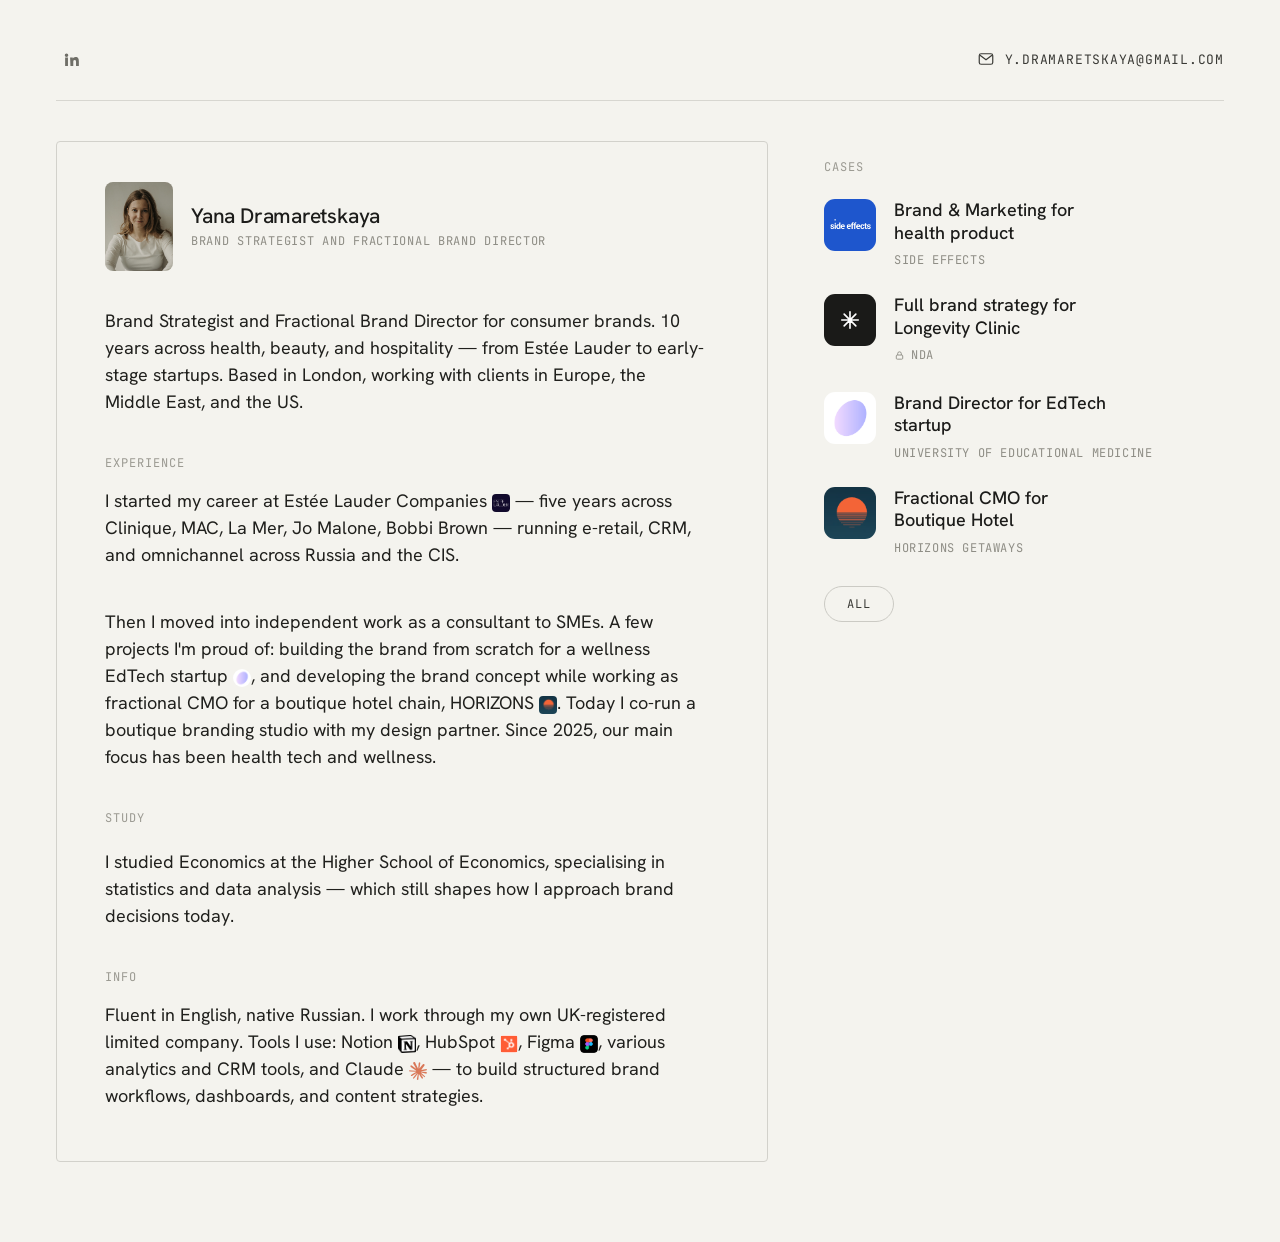
<file: index.html>
<!DOCTYPE html>
<html lang="en">
<head>
<meta charset="utf-8">
<meta name="viewport" content="width=device-width, initial-scale=1">
<title>Yana Dramaretskaya — Brand Strategist</title>
<link rel="preconnect" href="https://fonts.googleapis.com">
<link rel="preconnect" href="https://fonts.gstatic.com" crossorigin>
<link href="https://fonts.googleapis.com/css2?family=Hanken+Grotesk:wght@400;500;600&family=JetBrains+Mono:wght@400;500&display=swap" rel="stylesheet">
<style>
  * { box-sizing: border-box; }
  html, body { margin: 0; padding: 0; }
  body { background: #f4f3ee; }
  ::selection { background: #e3e1d8; }
  img { max-width: 100%; }

  /* Tablet & mobile: one column, tighter spacing */
  @media (max-width: 900px) {
    .page { padding: 24px 20px 56px !important; }
    .divider { margin-top: 18px !important; }
    .grid { grid-template-columns: 1fr !important; gap: 44px !important; margin-top: 24px !important; }
    .bio { padding: 28px 22px 32px !important; }
    .bio p { font-size: 16px !important; margin-bottom: 30px !important; max-width: none !important; }
    .bio p:last-of-type { margin-bottom: 0 !important; }
    .cases { padding-top: 0 !important; }
  }

  /* Small phones */
  @media (max-width: 420px) {
    .page { padding: 20px 16px 48px !important; }
    .email { font-size: 11px !important; letter-spacing: 0.03em !important; gap: 8px !important; }
    .bio { padding: 24px 18px 28px !important; }
  }
</style>
</head>
<body>
<div class="page" style="min-height: 100vh; background: #f4f3ee; font-family: 'Hanken Grotesk', sans-serif; color: #1c1c1a; -webkit-font-smoothing: antialiased; padding: 44px 56px 80px;">

  <!-- Top bar -->
  <header class="topbar" style="display: flex; align-items: center; justify-content: space-between; max-width: 1360px; margin: 0 auto;">
    <div style="display: flex; align-items: center; gap: 14px;">
      <a href="https://www.linkedin.com/in/yanina-dramaretskaya/" target="_blank" rel="noopener" style="display: inline-flex; align-items: center; justify-content: center; width: 30px; height: 30px; border-radius: 7px; color: #6f6e67; text-decoration: none;" aria-label="LinkedIn">
        <svg width="17" height="17" viewBox="0 0 24 24" fill="currentColor"><path d="M4.98 3.5a2.5 2.5 0 1 1 0 5 2.5 2.5 0 0 1 0-5zM3 9h4v12H3zM10 9h3.8v1.64h.05c.53-1 1.83-2.05 3.77-2.05 4.03 0 4.78 2.65 4.78 6.1V21h-4v-5.4c0-1.29-.02-2.95-1.8-2.95-1.8 0-2.08 1.4-2.08 2.85V21h-4z"></path></svg>
      </a>
    </div>
    <a class="email" href="mailto:Y.DRAMARETSKAYA@GMAIL.COM" style="display: inline-flex; align-items: center; gap: 10px; font-family: 'JetBrains Mono', monospace; font-size: 13px; letter-spacing: 0.06em; color: #3a3a36; text-decoration: none;">
      <svg width="18" height="18" viewBox="0 0 24 24" fill="none" stroke="currentColor" stroke-width="1.6"><rect x="3" y="5" width="18" height="14" rx="2.5"></rect><path d="M4 7l8 6 8-6"></path></svg>
      Y.DRAMARETSKAYA@GMAIL.COM
    </a>
  </header>

  <div class="divider" style="max-width: 1360px; margin: 26px auto 0; height: 1px; background: #d7d6d0;"></div>

  <!-- Main grid -->
  <main class="grid" style="max-width: 1360px; margin: 40px auto 0; display: grid; grid-template-columns: minmax(0, 1.78fr) minmax(0, 1fr); gap: 56px; align-items: start;">

    <!-- Left: bio card -->
    <section class="bio" style="border: 1px solid #d2d1cb; border-radius: 4px; padding: 40px 48px 52px;">
      <div style="display: flex; align-items: center; gap: 18px; margin-bottom: 36px;">
        <img src="assets/images/yana.png" alt="Yana Dramaretskaya" style="width: 68px; height: 89px; border-radius: 8px; flex-shrink: 0; object-fit: cover;">
        <div>
          <div style="font-size: 21px; font-weight: 500; letter-spacing: -0.01em; line-height: 1.1;">Yana Dramaretskaya</div>
          <div style="font-family: 'JetBrains Mono', monospace; font-size: 12px; letter-spacing: 0.06em; color: #8e8d85; margin-top: 6px;">BRAND STRATEGIST AND FRACTIONAL BRAND DIRECTOR</div>
        </div>
      </div>

      <p style="font-size: 18px; line-height: 1.5; margin: 0 0 40px; max-width: 600px; color: #20201d;">Brand Strategist and Fractional Brand Director for consumer brands. 10 years across health, beauty, and hospitality — from Estée Lauder to early-stage startups. Based in London, working with clients in Europe, the Middle East, and the US.</p>

      <div style="font-family: 'JetBrains Mono', monospace; font-size: 12px; letter-spacing: 0.08em; color: #9b9a92; margin-bottom: 16px;">EXPERIENCE</div>
      <p style="font-size: 18px; line-height: 1.5; margin: 0 0 40px; max-width: 600px; color: #20201d;">I started my career at Estée Lauder Companies <img src="assets/images/estee-lauder.jpeg" alt="Estée Lauder" style="display: inline-block; width: 18px; height: 18px; border-radius: 4px; object-fit: cover; vertical-align: middle;"> — five years across Clinique, MAC, La Mer, Jo Malone, Bobbi Brown — running e-retail, CRM, and omnichannel across Russia and the CIS.</p>
      <p style="font-size: 18px; line-height: 1.5; margin: 0 0 40px; max-width: 600px; color: #20201d;">Then I moved into independent work as a consultant to SMEs. A few projects I'm proud of: building the brand from scratch for a wellness EdTech startup <img src="assets/images/edtech.png" alt="EdTech" style="display: inline-block; width: 18px; height: 18px; border-radius: 50%; object-fit: cover; vertical-align: middle;">, and developing the brand concept while working as fractional CMO for a boutique hotel chain, HORIZONS <img src="assets/images/horizons.png" alt="HORIZONS" style="display: inline-block; width: 18px; height: 18px; border-radius: 4px; object-fit: cover; vertical-align: middle;">. Today I co-run a boutique branding studio with my design partner. Since 2025, our main focus has been health tech and wellness.</p>

      <div style="font-family: 'JetBrains Mono', monospace; font-size: 12px; letter-spacing: 0.08em; color: #9b9a92; margin-bottom: 22px;">STUDY</div>
      <p style="font-size: 18px; line-height: 1.5; margin: 0 0 40px; max-width: 600px; color: #20201d;">I studied Economics at the Higher School of Economics, specialising in statistics and data analysis — which still shapes how I approach brand decisions today.</p>

      <div style="font-family: 'JetBrains Mono', monospace; font-size: 12px; letter-spacing: 0.08em; color: #9b9a92; margin-bottom: 16px;">INFO</div>
      <p style="font-size: 18px; line-height: 1.5; margin: 0; max-width: 600px; color: #20201d;">Fluent in English, native Russian. I work through my own UK-registered limited company. Tools I use: Notion <img src="assets/images/notion.png" alt="Notion" style="display: inline-block; width: 18px; height: 18px; object-fit: contain; vertical-align: middle;">, HubSpot <img src="assets/images/hubspot.png" alt="HubSpot" style="display: inline-block; width: 18px; height: 18px; border-radius: 4px; object-fit: contain; vertical-align: middle;">, Figma <img src="assets/images/figma.png" alt="Figma" style="display: inline-block; width: 18px; height: 18px; border-radius: 4px; object-fit: contain; vertical-align: middle;">, various analytics and CRM tools, and Claude <img src="assets/images/claude.png" alt="Claude" style="display: inline-block; width: 18px; height: 18px; object-fit: contain; vertical-align: middle;"> — to build structured brand workflows, dashboards, and content strategies.</p>
    </section>

    <!-- Right: cases -->
    <aside class="cases" style="padding-top: 18px;">
      <div style="font-family: 'JetBrains Mono', monospace; font-size: 12px; letter-spacing: 0.08em; color: #9b9a92; margin-bottom: 24px;">CASES</div>

      <a href="cases/side-effects.html" style="display: flex; gap: 18px; text-decoration: none; color: inherit; margin-bottom: 26px;">
        <img src="assets/images/side-effects.png" alt="Side Effects" style="width: 52px; height: 52px; border-radius: 11px; flex-shrink: 0; object-fit: cover;">
        <div>
          <div style="font-size: 18px; line-height: 1.25; font-weight: 500; max-width: 230px;">Brand &amp; Marketing for health product</div>
          <div style="font-family: 'JetBrains Mono', monospace; font-size: 12px; letter-spacing: 0.05em; color: #8e8d85; margin-top: 8px;">SIDE EFFECTS</div>
        </div>
      </a>

      <a href="#" style="display: flex; gap: 18px; text-decoration: none; color: inherit; margin-bottom: 26px;">
        <div style="width: 52px; height: 52px; border-radius: 11px; flex-shrink: 0; background: #1a1a18; display: flex; align-items: center; justify-content: center; color: #fff; font-size: 24px; line-height: 1;"><svg width="22" height="22" viewBox="0 0 24 24" fill="none" stroke="#fff" stroke-width="1.8" stroke-linecap="round" aria-hidden="true"><path d="M12 3v18M3 12h18M5.64 5.64l12.72 12.72M18.36 5.64L5.64 18.36"></path></svg></div>
        <div>
          <div style="font-size: 18px; line-height: 1.25; font-weight: 500; max-width: 230px;">Full brand strategy for Longevity Clinic</div>
          <div style="display: inline-flex; align-items: center; gap: 6px; font-family: 'JetBrains Mono', monospace; font-size: 12px; letter-spacing: 0.05em; color: #8e8d85; margin-top: 8px;"><svg width="11" height="11" viewBox="0 0 24 24" fill="none" stroke="currentColor" stroke-width="2"><rect x="5" y="11" width="14" height="9" rx="2"></rect><path d="M8 11V8a4 4 0 0 1 8 0v3"></path></svg>NDA</div>
        </div>
      </a>

      <a href="cases/university.html" style="display: flex; gap: 18px; text-decoration: none; color: inherit; margin-bottom: 26px;">
        <img src="assets/images/edtech.png" alt="EdTech" style="width: 52px; height: 52px; border-radius: 11px; flex-shrink: 0; object-fit: cover;">
        <div>
          <div style="font-size: 18px; line-height: 1.25; font-weight: 500; max-width: 230px;">Brand Director for EdTech startup</div>
          <div style="font-family: 'JetBrains Mono', monospace; font-size: 12px; letter-spacing: 0.05em; color: #8e8d85; margin-top: 8px;">UNIVERSITY OF EDUCATIONAL MEDICINE</div>
        </div>
      </a>

      <a href="cases/horizons.html" style="display: flex; gap: 18px; text-decoration: none; color: inherit; margin-bottom: 30px;">
        <img src="assets/images/horizons.png" alt="HORIZONS" style="width: 52px; height: 52px; border-radius: 11px; flex-shrink: 0; object-fit: cover;">
        <div>
          <div style="font-size: 18px; line-height: 1.25; font-weight: 500; max-width: 230px;">Fractional CMO for Boutique Hotel</div>
          <div style="font-family: 'JetBrains Mono', monospace; font-size: 12px; letter-spacing: 0.05em; color: #8e8d85; margin-top: 8px;">HORIZONS GETAWAYS</div>
        </div>
      </a>


      <a href="#" style="display: inline-flex; align-items: center; justify-content: center; padding: 9px 22px; border: 1px solid #cbcac4; border-radius: 999px; font-family: 'JetBrains Mono', monospace; font-size: 12px; letter-spacing: 0.08em; color: #3a3a36; text-decoration: none;">ALL</a>
    </aside>

  </main>
</div>
</body>
</html>
</file>
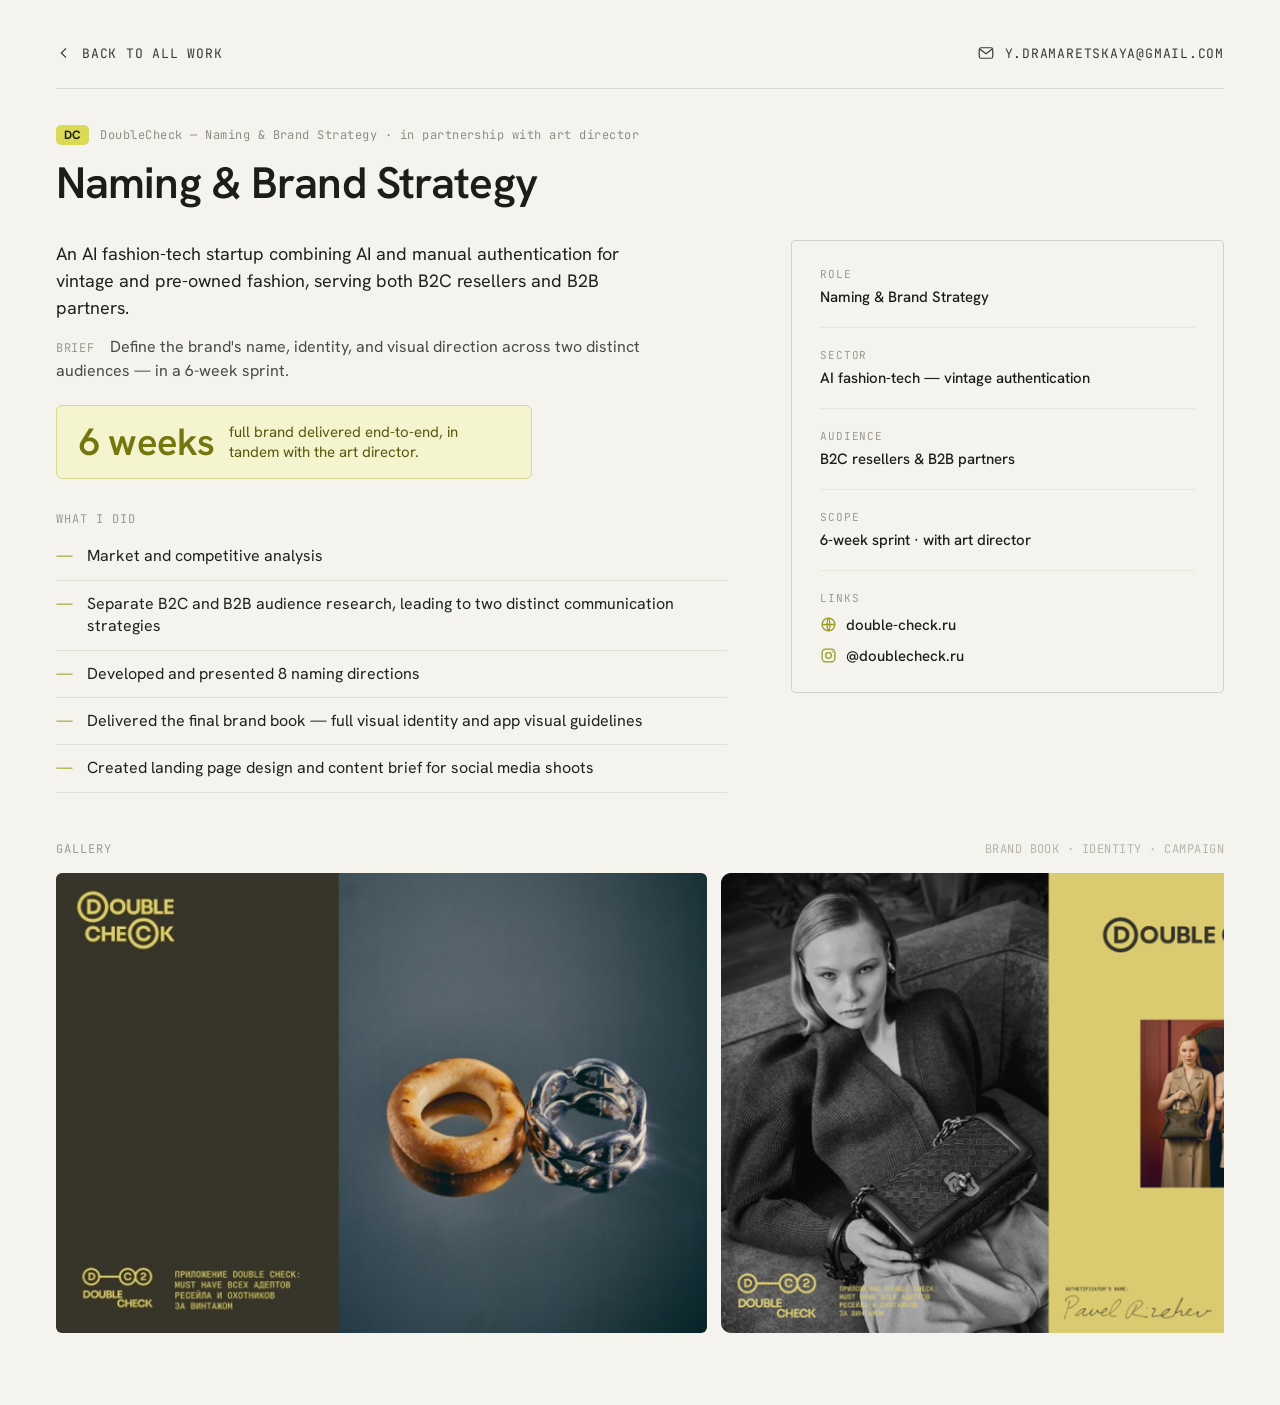
<file: cases/doublecheck.html>
<!DOCTYPE html>
<html lang="en">
<head>
<meta charset="utf-8">
<meta name="viewport" content="width=device-width, initial-scale=1">
<title>DoubleCheck — Naming &amp; Brand Strategy — Yana Dramaretskaya</title>
<link rel="preconnect" href="https://fonts.googleapis.com">
<link rel="preconnect" href="https://fonts.gstatic.com" crossorigin>
<link href="https://fonts.googleapis.com/css2?family=Hanken+Grotesk:wght@400;500;600;700&family=JetBrains+Mono:wght@400;500&display=swap" rel="stylesheet">
<style>
  * { box-sizing: border-box; }
  html, body { margin: 0; padding: 0; }
  body { background: #f4f3ee; }
  ::selection { background: #ecec9b; }
  img { max-width: 100%; }

  /* Tablet & mobile: one column, tighter spacing */
  @media (max-width: 900px) {
    body > div:first-child { padding: 24px 20px 56px !important; }
    header { flex-wrap: wrap; row-gap: 12px; column-gap: 16px; }
    h1 { font-size: 32px !important; line-height: 1.08 !important; }
    main { grid-template-columns: 1fr !important; gap: 36px !important; margin-top: 26px !important; }
    main aside { position: static !important; }
    main p { font-size: 16px !important; max-width: none !important; }
    section > div[style*="justify-content: space-between"] { flex-wrap: wrap; gap: 6px 16px; }
    [style*="grid-template-columns: repeat("] { grid-template-columns: repeat(2, 1fr) !important; gap: 10px !important; }
  }

  /* Small phones */
  @media (max-width: 420px) {
    body > div:first-child { padding: 20px 16px 48px !important; }
    header a { font-size: 11px !important; letter-spacing: 0.03em !important; gap: 7px !important; }
    h1 { font-size: 28px !important; }
  }
</style>
</head>
<body>
<div style="min-height: 100vh; background: #f4f3ee; font-family: 'Hanken Grotesk', sans-serif; color: #1c1c1a; -webkit-font-smoothing: antialiased; padding: 44px 56px 64px;">

  <!-- Top bar -->
  <header style="display: flex; align-items: center; justify-content: space-between; max-width: 1360px; margin: 0 auto;">
    <a href="../index.html" style="display: inline-flex; align-items: center; gap: 10px; font-family: 'JetBrains Mono', monospace; font-size: 13px; letter-spacing: 0.06em; color: #3a3a36; text-decoration: none;">
      <svg width="16" height="16" viewBox="0 0 24 24" fill="none" stroke="currentColor" stroke-width="1.8"><path d="M15 5l-7 7 7 7"></path></svg>
      BACK TO ALL WORK
    </a>
    <a href="mailto:Y.DRAMARETSKAYA@GMAIL.COM" style="display: inline-flex; align-items: center; gap: 10px; font-family: 'JetBrains Mono', monospace; font-size: 13px; letter-spacing: 0.06em; color: #3a3a36; text-decoration: none;">
      <svg width="18" height="18" viewBox="0 0 24 24" fill="none" stroke="currentColor" stroke-width="1.6"><rect x="3" y="5" width="18" height="14" rx="2.5"></rect><path d="M4 7l8 6 8-6"></path></svg>
      Y.DRAMARETSKAYA@GMAIL.COM
    </a>
  </header>

  <div style="max-width: 1360px; margin: 26px auto 0; height: 1px; background: #d7d6d0;"></div>

  <!-- Hero -->
  <section style="max-width: 1360px; margin: 36px auto 0;">
    <div style="display: flex; align-items: center; gap: 11px; font-family: 'JetBrains Mono', monospace; font-size: 12px; letter-spacing: 0.04em; color: #8e8d85; margin-bottom: 16px;">
      <span style="display: inline-flex; padding: 0 8px; height: 20px; border-radius: 5px; background: #d9da55; align-items: center; justify-content: center; color: #1c1c1a; font-family: 'Hanken Grotesk', sans-serif; font-weight: 700; font-size: 12px; letter-spacing: 0.02em;">DC</span>
      DoubleCheck — Naming &amp; Brand Strategy · in partnership with art director
    </div>
    <h1 style="font-size: 44px; line-height: 1.02; letter-spacing: -0.02em; font-weight: 600; margin: 0; max-width: 1100px;">Naming &amp; Brand Strategy</h1>
  </section>

  <!-- Body grid -->
  <main style="max-width: 1360px; margin: 34px auto 0; display: grid; grid-template-columns: minmax(0, 1.55fr) minmax(0, 1fr); gap: 64px; align-items: start;">

    <!-- Left: narrative -->
    <div>
      <p style="font-size: 18px; line-height: 1.5; margin: 0 0 14px; max-width: 600px; color: #20201d;">An AI fashion-tech startup combining AI and manual authentication for vintage and pre-owned fashion, serving both B2C resellers and B2B partners.</p>
      <p style="font-size: 16px; line-height: 1.5; margin: 0 0 22px; max-width: 600px; color: #4a4a44;"><span style="font-family: 'JetBrains Mono', monospace; font-size: 12px; letter-spacing: 0.06em; color: #9b9a92;">BRIEF&nbsp;&nbsp;</span>Define the brand's name, identity, and visual direction across two distinct audiences — in a 6-week sprint.</p>

      <div style="display: inline-flex; align-items: center; gap: 14px; margin: 0 0 32px; padding: 16px 22px; border: 1px solid #d8d893; background: #f4f4ce; border-radius: 6px;">
        <span style="font-size: 38px; font-weight: 600; letter-spacing: -0.02em; color: #75760f; line-height: 1;">6 weeks</span>
        <span style="font-size: 15px; line-height: 1.35; color: #57580d; max-width: 280px;">full brand delivered end-to-end, in tandem with the art director.</span>
      </div>

      <div style="font-family: 'JetBrains Mono', monospace; font-size: 12px; letter-spacing: 0.08em; color: #9b9a92; margin-bottom: 6px;">WHAT I DID</div>
      <ul style="list-style: none; margin: 0; padding: 0; display: flex; flex-direction: column;">
        <li style="display: flex; gap: 14px; align-items: baseline; padding: 12px 0; border-bottom: 1px solid #e0dfd8; font-size: 16px; line-height: 1.4; color: #20201d;"><span style="color: #9a9b1e;">—</span>Market and competitive analysis</li>
        <li style="display: flex; gap: 14px; align-items: baseline; padding: 12px 0; border-bottom: 1px solid #e0dfd8; font-size: 16px; line-height: 1.4; color: #20201d;"><span style="color: #9a9b1e;">—</span>Separate B2C and B2B audience research, leading to two distinct communication strategies</li>
        <li style="display: flex; gap: 14px; align-items: baseline; padding: 12px 0; border-bottom: 1px solid #e0dfd8; font-size: 16px; line-height: 1.4; color: #20201d;"><span style="color: #9a9b1e;">—</span>Developed and presented 8 naming directions</li>
        <li style="display: flex; gap: 14px; align-items: baseline; padding: 12px 0; border-bottom: 1px solid #e0dfd8; font-size: 16px; line-height: 1.4; color: #20201d;"><span style="color: #9a9b1e;">—</span>Delivered the final brand book — full visual identity and app visual guidelines</li>
        <li style="display: flex; gap: 14px; align-items: baseline; padding: 12px 0; border-bottom: 1px solid #e0dfd8; font-size: 16px; line-height: 1.4; color: #20201d;"><span style="color: #9a9b1e;">—</span>Created landing page design and content brief for social media shoots</li>
      </ul>
    </div>

    <!-- Right: meta -->
    <aside style="border: 1px solid #d2d1cb; border-radius: 4px; padding: 26px 28px; position: sticky; top: 44px;">
      <div style="display: flex; flex-direction: column; gap: 20px;">
        <div>
          <div style="font-family: 'JetBrains Mono', monospace; font-size: 11px; letter-spacing: 0.08em; color: #9b9a92; margin-bottom: 6px;">ROLE</div>
          <div style="font-size: 15px; font-weight: 500;">Naming &amp; Brand Strategy</div>
        </div>
        <div style="height: 1px; background: #e6e5de;"></div>
        <div>
          <div style="font-family: 'JetBrains Mono', monospace; font-size: 11px; letter-spacing: 0.08em; color: #9b9a92; margin-bottom: 6px;">SECTOR</div>
          <div style="font-size: 15px; font-weight: 500;">AI fashion-tech — vintage authentication</div>
        </div>
        <div style="height: 1px; background: #e6e5de;"></div>
        <div>
          <div style="font-family: 'JetBrains Mono', monospace; font-size: 11px; letter-spacing: 0.08em; color: #9b9a92; margin-bottom: 6px;">AUDIENCE</div>
          <div style="font-size: 15px; font-weight: 500;">B2C resellers &amp; B2B partners</div>
        </div>
        <div style="height: 1px; background: #e6e5de;"></div>
        <div>
          <div style="font-family: 'JetBrains Mono', monospace; font-size: 11px; letter-spacing: 0.08em; color: #9b9a92; margin-bottom: 6px;">SCOPE</div>
          <div style="font-size: 15px; font-weight: 500;">6-week sprint · with art director</div>
        </div>
        <div style="height: 1px; background: #e6e5de;"></div>
        <div>
          <div style="font-family: 'JetBrains Mono', monospace; font-size: 11px; letter-spacing: 0.08em; color: #9b9a92; margin-bottom: 10px;">LINKS</div>
          <div style="display: flex; flex-direction: column; gap: 11px;">
            <a href="https://double-check.ru/" target="_blank" rel="noopener" style="display: inline-flex; align-items: center; gap: 9px; font-size: 15px; font-weight: 500; color: #1c1c1a; text-decoration: none;">
              <svg width="17" height="17" viewBox="0 0 24 24" fill="none" stroke="#9a9b1e" stroke-width="1.8"><circle cx="12" cy="12" r="9"></circle><path d="M3 12h18M12 3c2.5 2.5 2.5 15.5 0 18M12 3c-2.5 2.5-2.5 15.5 0 18"></path></svg>
              double-check.ru
            </a>
            <a href="https://www.instagram.com/doublecheck.ru" target="_blank" rel="noopener" style="display: inline-flex; align-items: center; gap: 9px; font-size: 15px; font-weight: 500; color: #1c1c1a; text-decoration: none;">
              <svg width="17" height="17" viewBox="0 0 24 24" fill="none" stroke="#9a9b1e" stroke-width="1.8"><rect x="3" y="3" width="18" height="18" rx="5"></rect><circle cx="12" cy="12" r="4"></circle><circle cx="17.4" cy="6.6" r="1.1" fill="#9a9b1e" stroke="none"></circle></svg>
              @doublecheck.ru
            </a>
          </div>
        </div>
      </div>
    </aside>
  </main>

  <!-- Gallery -->
  <section style="max-width: 1360px; margin: 48px auto 0;">
    <div style="display: flex; align-items: baseline; justify-content: space-between; margin-bottom: 16px;">
      <div style="font-family: 'JetBrains Mono', monospace; font-size: 12px; letter-spacing: 0.08em; color: #9b9a92;">GALLERY</div>
      <div style="font-family: 'JetBrains Mono', monospace; font-size: 12px; letter-spacing: 0.04em; color: #b6b5ad;">BRAND BOOK · IDENTITY · CAMPAIGN</div>
    </div>
    <div style="display: flex; gap: 14px; overflow-x: auto; padding-bottom: 8px; scroll-snap-type: x mandatory; -webkit-overflow-scrolling: touch;">
      <figure style="margin: 0; flex: none; height: 460px; border-radius: 6px; overflow: hidden; background: #e7e6df; scroll-snap-align: start;"><img src="../assets/images/dc-cover.jpg" alt="DoubleCheck brand book cover — logo and the bagel-and-ring authentication motif" style="height: 100%; width: auto; display: block;" loading="lazy"></figure>
      <figure style="margin: 0; flex: none; height: 460px; border-radius: 6px; overflow: hidden; background: #e7e6df; scroll-snap-align: start;"><img src="../assets/images/dc-brandbook.jpg" alt="Brand book spread — campaign portrait and authenticator's certificate layout" style="height: 100%; width: auto; display: block;" loading="lazy"></figure>
      <figure style="margin: 0; flex: none; height: 460px; border-radius: 6px; overflow: hidden; background: #e7e6df; scroll-snap-align: start;"><img src="../assets/images/dc-logo-shoot.jpg" alt="Campaign image — DoubleCheck app icon over a black-and-white fashion shoot" style="height: 100%; width: auto; display: block;" loading="lazy"></figure>
    </div>
  </section>

</div>
</body>
</html>
</file>
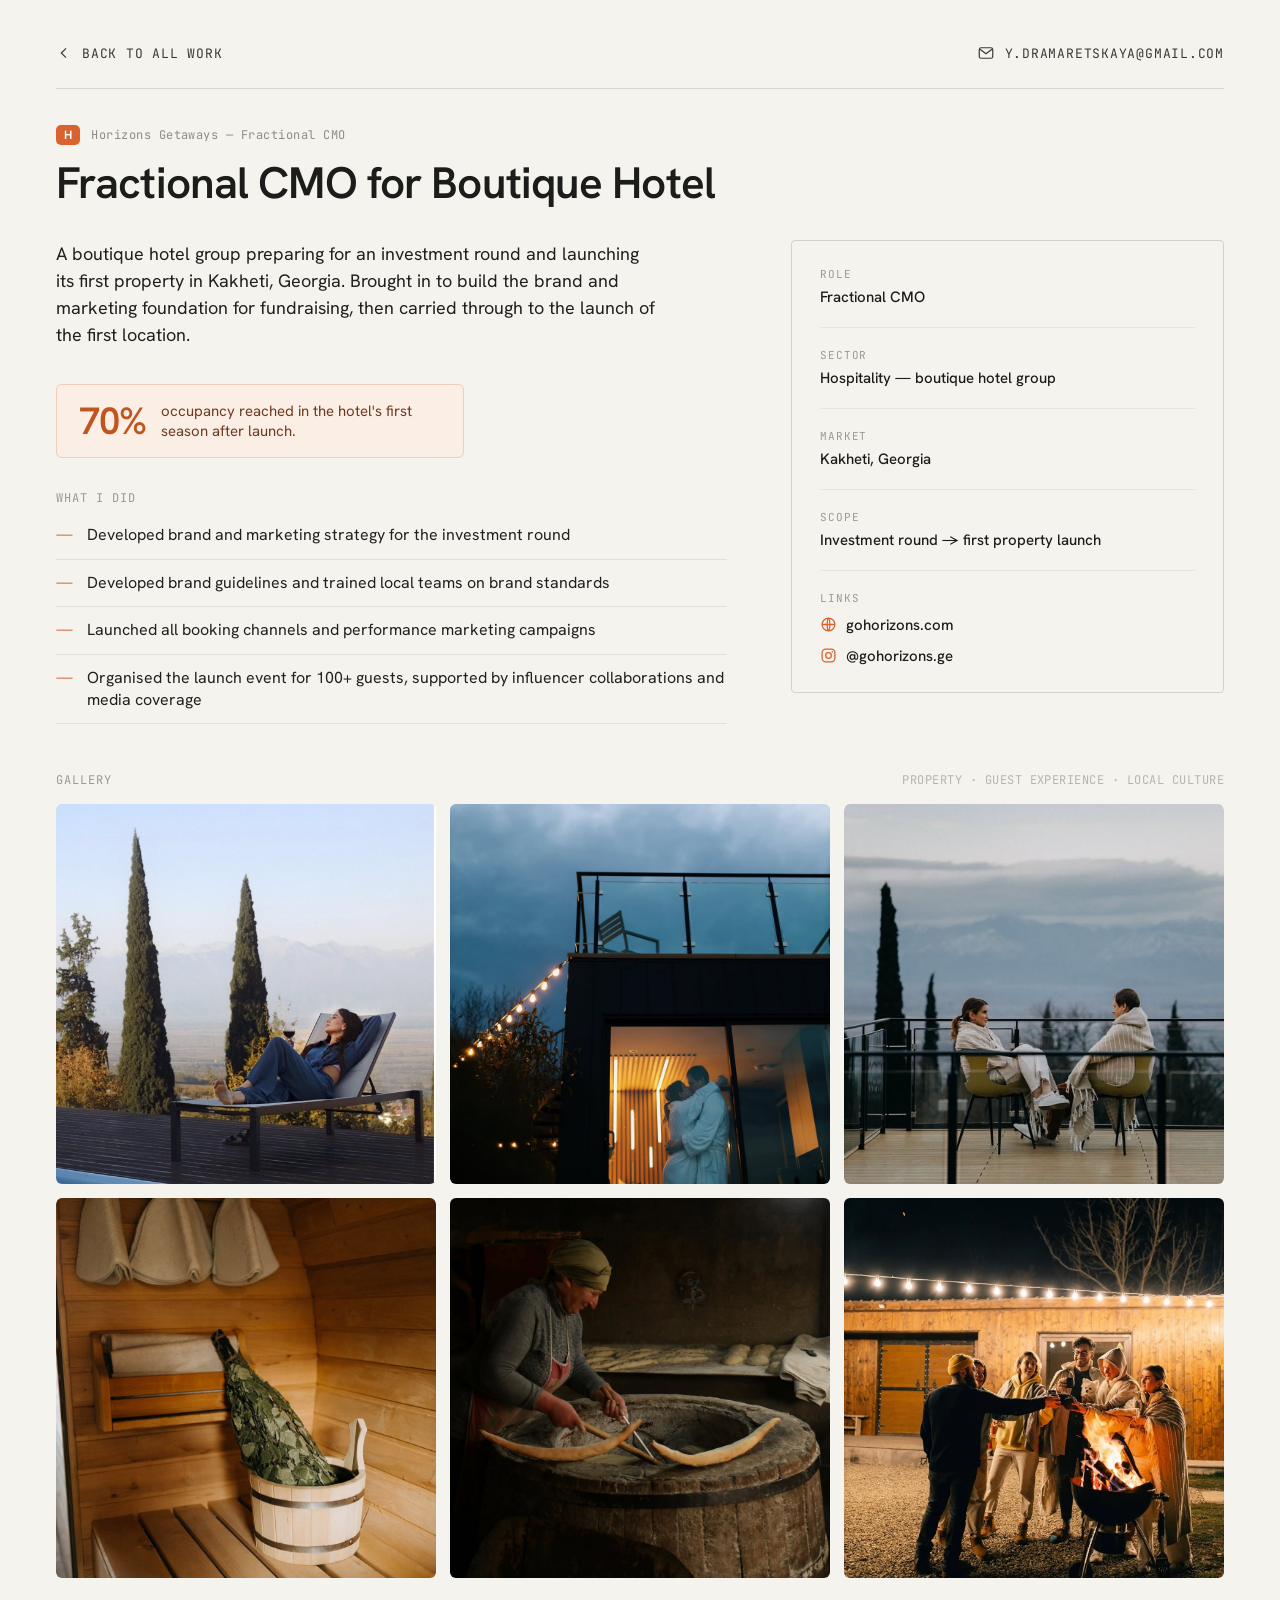
<file: cases/horizons.html>
<!DOCTYPE html>
<html lang="en">
<head>
<meta charset="utf-8">
<meta name="viewport" content="width=device-width, initial-scale=1">
<title>Horizons Getaways — Fractional CMO — Yana Dramaretskaya</title>
<link rel="preconnect" href="https://fonts.googleapis.com">
<link rel="preconnect" href="https://fonts.gstatic.com" crossorigin>
<link href="https://fonts.googleapis.com/css2?family=Hanken+Grotesk:wght@400;500;600;700&family=JetBrains+Mono:wght@400;500&display=swap" rel="stylesheet">
<style>
  * { box-sizing: border-box; }
  html, body { margin: 0; padding: 0; }
  body { background: #f4f3ee; }
  ::selection { background: #f7d9c6; }
  img { max-width: 100%; }

  /* Tablet & mobile: one column, tighter spacing */
  @media (max-width: 900px) {
    body > div:first-child { padding: 24px 20px 56px !important; }
    header { flex-wrap: wrap; row-gap: 12px; column-gap: 16px; }
    h1 { font-size: 32px !important; line-height: 1.08 !important; }
    main { grid-template-columns: 1fr !important; gap: 36px !important; margin-top: 26px !important; }
    main aside { position: static !important; }
    main p { font-size: 16px !important; max-width: none !important; }
    section > div[style*="justify-content: space-between"] { flex-wrap: wrap; gap: 6px 16px; }
    [style*="grid-template-columns: repeat("] { grid-template-columns: repeat(2, 1fr) !important; gap: 10px !important; }
  }

  /* Small phones */
  @media (max-width: 420px) {
    body > div:first-child { padding: 20px 16px 48px !important; }
    header a { font-size: 11px !important; letter-spacing: 0.03em !important; gap: 7px !important; }
    h1 { font-size: 28px !important; }
  }
</style>
</head>
<body>
<div style="min-height: 100vh; background: #f4f3ee; font-family: 'Hanken Grotesk', sans-serif; color: #1c1c1a; -webkit-font-smoothing: antialiased; padding: 44px 56px 64px;">

  <!-- Top bar -->
  <header style="display: flex; align-items: center; justify-content: space-between; max-width: 1360px; margin: 0 auto;">
    <a href="../index.html" style="display: inline-flex; align-items: center; gap: 10px; font-family: 'JetBrains Mono', monospace; font-size: 13px; letter-spacing: 0.06em; color: #3a3a36; text-decoration: none;">
      <svg width="16" height="16" viewBox="0 0 24 24" fill="none" stroke="currentColor" stroke-width="1.8"><path d="M15 5l-7 7 7 7"></path></svg>
      BACK TO ALL WORK
    </a>
    <a href="mailto:Y.DRAMARETSKAYA@GMAIL.COM" style="display: inline-flex; align-items: center; gap: 10px; font-family: 'JetBrains Mono', monospace; font-size: 13px; letter-spacing: 0.06em; color: #3a3a36; text-decoration: none;">
      <svg width="18" height="18" viewBox="0 0 24 24" fill="none" stroke="currentColor" stroke-width="1.6"><rect x="3" y="5" width="18" height="14" rx="2.5"></rect><path d="M4 7l8 6 8-6"></path></svg>
      Y.DRAMARETSKAYA@GMAIL.COM
    </a>
  </header>

  <div style="max-width: 1360px; margin: 26px auto 0; height: 1px; background: #d7d6d0;"></div>

  <!-- Hero -->
  <section style="max-width: 1360px; margin: 36px auto 0;">
    <div style="display: flex; align-items: center; gap: 11px; font-family: 'JetBrains Mono', monospace; font-size: 12px; letter-spacing: 0.04em; color: #8e8d85; margin-bottom: 16px;">
      <span style="display: inline-flex; padding: 0 8px; height: 20px; border-radius: 5px; background: #d9622e; align-items: center; justify-content: center; color: #fff; font-family: 'Hanken Grotesk', sans-serif; font-weight: 700; font-size: 12px; letter-spacing: 0.02em;">H</span>
      Horizons Getaways — Fractional CMO
    </div>
    <h1 style="font-size: 44px; line-height: 1.02; letter-spacing: -0.02em; font-weight: 600; margin: 0; max-width: 1100px;">Fractional CMO for Boutique Hotel</h1>
  </section>

  <!-- Body grid -->
  <main style="max-width: 1360px; margin: 34px auto 0; display: grid; grid-template-columns: minmax(0, 1.55fr) minmax(0, 1fr); gap: 64px; align-items: start;">

    <!-- Left: narrative -->
    <div>
      <p style="font-size: 18px; line-height: 1.5; margin: 0 0 14px; max-width: 600px; color: #20201d;">A boutique hotel group preparing for an investment round and launching its first property in Kakheti, Georgia. Brought in to build the brand and marketing foundation for fundraising, then carried through to the launch of the first location.</p>

      <div style="display: inline-flex; align-items: center; gap: 14px; margin: 22px 0 32px; padding: 16px 22px; border: 1px solid #f0cdb6; background: #fbeee4; border-radius: 6px;">
        <span style="font-size: 38px; font-weight: 600; letter-spacing: -0.02em; color: #c1551f; line-height: 1;">70%</span>
        <span style="font-size: 15px; line-height: 1.35; color: #6e3a22; max-width: 280px;">occupancy reached in the hotel's first season after launch.</span>
      </div>

      <div style="font-family: 'JetBrains Mono', monospace; font-size: 12px; letter-spacing: 0.08em; color: #9b9a92; margin-bottom: 6px;">WHAT I DID</div>
      <ul style="list-style: none; margin: 0; padding: 0; display: flex; flex-direction: column;">
        <li style="display: flex; gap: 14px; align-items: baseline; padding: 12px 0; border-bottom: 1px solid #e0dfd8; font-size: 16px; line-height: 1.4; color: #20201d;"><span style="color: #d9622e;">—</span>Developed brand and marketing strategy for the investment round</li>
        <li style="display: flex; gap: 14px; align-items: baseline; padding: 12px 0; border-bottom: 1px solid #e0dfd8; font-size: 16px; line-height: 1.4; color: #20201d;"><span style="color: #d9622e;">—</span>Developed brand guidelines and trained local teams on brand standards</li>
        <li style="display: flex; gap: 14px; align-items: baseline; padding: 12px 0; border-bottom: 1px solid #e0dfd8; font-size: 16px; line-height: 1.4; color: #20201d;"><span style="color: #d9622e;">—</span>Launched all booking channels and performance marketing campaigns</li>
        <li style="display: flex; gap: 14px; align-items: baseline; padding: 12px 0; border-bottom: 1px solid #e0dfd8; font-size: 16px; line-height: 1.4; color: #20201d;"><span style="color: #d9622e;">—</span>Organised the launch event for 100+ guests, supported by influencer collaborations and media coverage</li>
      </ul>
    </div>

    <!-- Right: meta -->
    <aside style="border: 1px solid #d2d1cb; border-radius: 4px; padding: 26px 28px; position: sticky; top: 44px;">
      <div style="display: flex; flex-direction: column; gap: 20px;">
        <div>
          <div style="font-family: 'JetBrains Mono', monospace; font-size: 11px; letter-spacing: 0.08em; color: #9b9a92; margin-bottom: 6px;">ROLE</div>
          <div style="font-size: 15px; font-weight: 500;">Fractional CMO</div>
        </div>
        <div style="height: 1px; background: #e6e5de;"></div>
        <div>
          <div style="font-family: 'JetBrains Mono', monospace; font-size: 11px; letter-spacing: 0.08em; color: #9b9a92; margin-bottom: 6px;">SECTOR</div>
          <div style="font-size: 15px; font-weight: 500;">Hospitality — boutique hotel group</div>
        </div>
        <div style="height: 1px; background: #e6e5de;"></div>
        <div>
          <div style="font-family: 'JetBrains Mono', monospace; font-size: 11px; letter-spacing: 0.08em; color: #9b9a92; margin-bottom: 6px;">MARKET</div>
          <div style="font-size: 15px; font-weight: 500;">Kakheti, Georgia</div>
        </div>
        <div style="height: 1px; background: #e6e5de;"></div>
        <div>
          <div style="font-family: 'JetBrains Mono', monospace; font-size: 11px; letter-spacing: 0.08em; color: #9b9a92; margin-bottom: 6px;">SCOPE</div>
          <div style="font-size: 15px; font-weight: 500;">Investment round → first property launch</div>
        </div>
        <div style="height: 1px; background: #e6e5de;"></div>
        <div>
          <div style="font-family: 'JetBrains Mono', monospace; font-size: 11px; letter-spacing: 0.08em; color: #9b9a92; margin-bottom: 10px;">LINKS</div>
          <div style="display: flex; flex-direction: column; gap: 11px;">
            <a href="https://www.gohorizons.com/" target="_blank" rel="noopener" style="display: inline-flex; align-items: center; gap: 9px; font-size: 15px; font-weight: 500; color: #1c1c1a; text-decoration: none;">
              <svg width="17" height="17" viewBox="0 0 24 24" fill="none" stroke="#d9622e" stroke-width="1.8"><circle cx="12" cy="12" r="9"></circle><path d="M3 12h18M12 3c2.5 2.5 2.5 15.5 0 18M12 3c-2.5 2.5-2.5 15.5 0 18"></path></svg>
              gohorizons.com
            </a>
            <a href="https://www.instagram.com/gohorizons.ge" target="_blank" rel="noopener" style="display: inline-flex; align-items: center; gap: 9px; font-size: 15px; font-weight: 500; color: #1c1c1a; text-decoration: none;">
              <svg width="17" height="17" viewBox="0 0 24 24" fill="none" stroke="#d9622e" stroke-width="1.8"><rect x="3" y="3" width="18" height="18" rx="5"></rect><circle cx="12" cy="12" r="4"></circle><circle cx="17.4" cy="6.6" r="1.1" fill="#d9622e" stroke="none"></circle></svg>
              @gohorizons.ge
            </a>
          </div>
        </div>
      </div>
    </aside>
  </main>

  <!-- Gallery -->
  <section style="max-width: 1360px; margin: 48px auto 0;">
    <div style="display: flex; align-items: baseline; justify-content: space-between; margin-bottom: 16px;">
      <div style="font-family: 'JetBrains Mono', monospace; font-size: 12px; letter-spacing: 0.08em; color: #9b9a92;">GALLERY</div>
      <div style="font-family: 'JetBrains Mono', monospace; font-size: 12px; letter-spacing: 0.04em; color: #b6b5ad;">PROPERTY · GUEST EXPERIENCE · LOCAL CULTURE</div>
    </div>
    <div style="display: grid; grid-template-columns: repeat(3, 1fr); gap: 14px;">
      <figure style="margin: 0; border-radius: 6px; overflow: hidden; background: #e7e6df; aspect-ratio: 1 / 1;"><img src="../assets/images/horizons-lounger.jpg" alt="Guest relaxing on a sun lounger with wine, overlooking the Kakheti mountains" style="width: 100%; height: 100%; object-fit: cover; display: block;" loading="lazy"></figure>
      <figure style="margin: 0; border-radius: 6px; overflow: hidden; background: #e7e6df; aspect-ratio: 1 / 1;"><img src="../assets/images/horizons-couple.jpg" alt="Couple at the lit cabin at dusk" style="width: 100%; height: 100%; object-fit: cover; display: block;" loading="lazy"></figure>
      <figure style="margin: 0; border-radius: 6px; overflow: hidden; background: #e7e6df; aspect-ratio: 1 / 1;"><img src="../assets/images/horizons-terrace.jpg" alt="Two guests wrapped in blankets on the terrace with mountain views" style="width: 100%; height: 100%; object-fit: cover; display: block;" loading="lazy"></figure>
      <figure style="margin: 0; border-radius: 6px; overflow: hidden; background: #e7e6df; aspect-ratio: 1 / 1;"><img src="../assets/images/horizons-sauna.jpg" alt="Cedar sauna interior with birch venik and bucket" style="width: 100%; height: 100%; object-fit: cover; display: block;" loading="lazy"></figure>
      <figure style="margin: 0; border-radius: 6px; overflow: hidden; background: #e7e6df; aspect-ratio: 1 / 1;"><img src="../assets/images/horizons-bread.jpg" alt="Local baker making shoti bread in a traditional clay oven" style="width: 100%; height: 100%; object-fit: cover; display: block;" loading="lazy"></figure>
      <figure style="margin: 0; border-radius: 6px; overflow: hidden; background: #e7e6df; aspect-ratio: 1 / 1;"><img src="../assets/images/horizons-campfire.jpg" alt="Guests gathered around the fire pit at the launch event" style="width: 100%; height: 100%; object-fit: cover; display: block;" loading="lazy"></figure>
    </div>
  </section>

</div>
</body>
</html>
</file>
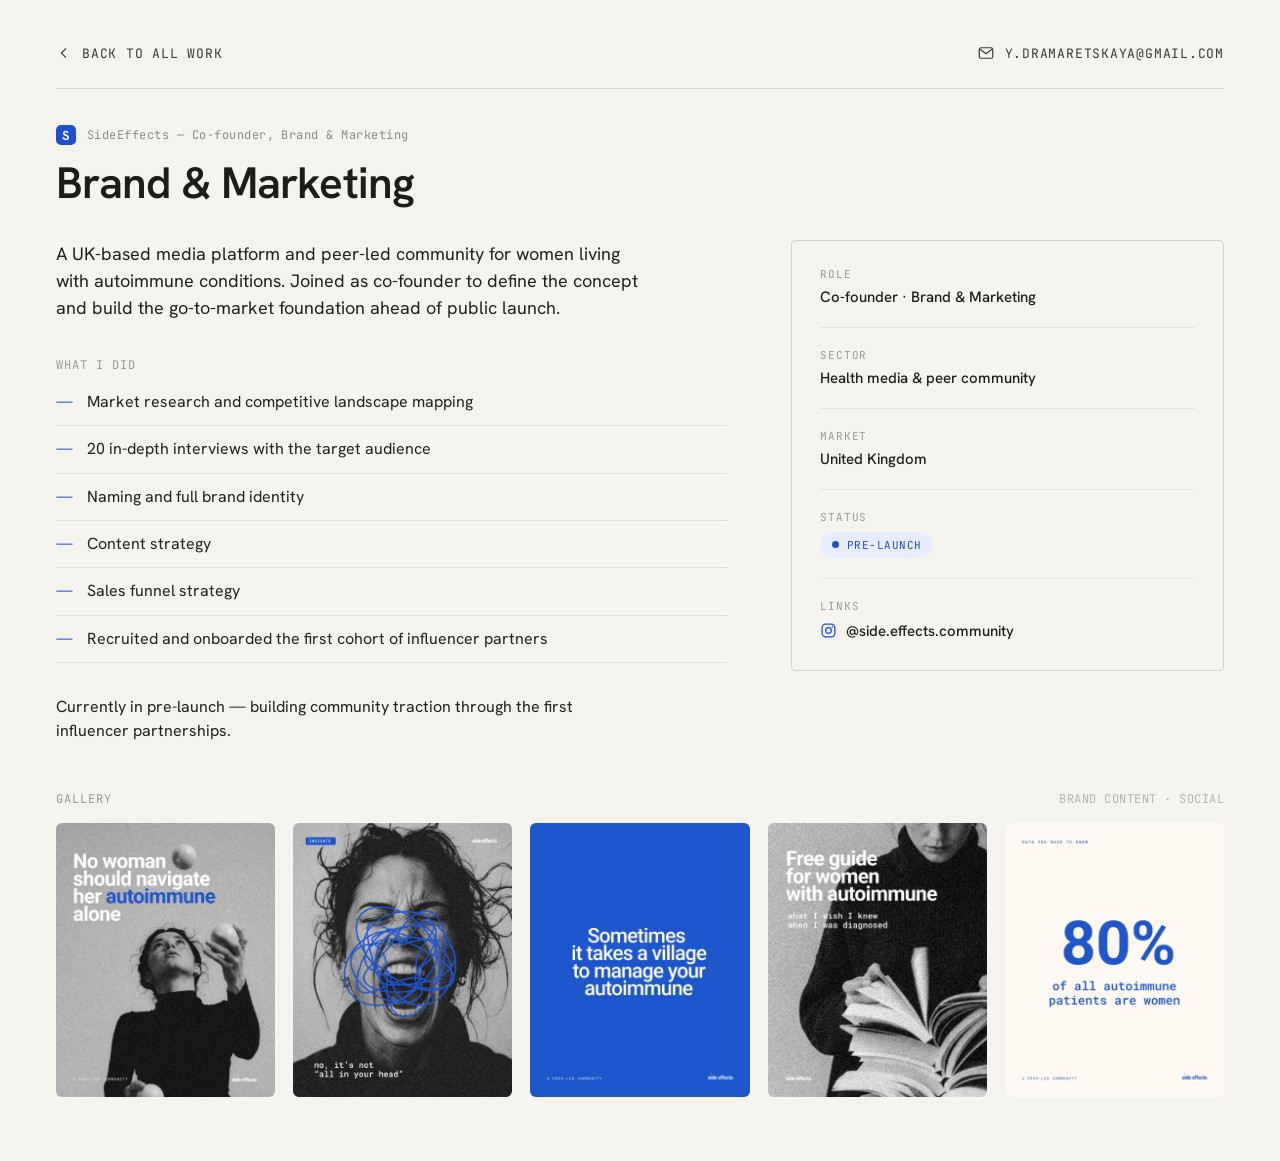
<file: cases/side-effects.html>
<!DOCTYPE html>
<html lang="en">
<head>
<meta charset="utf-8">
<meta name="viewport" content="width=device-width, initial-scale=1">
<title>Side Effects — Brand &amp; Marketing — Yana Dramaretskaya</title>
<link rel="preconnect" href="https://fonts.googleapis.com">
<link rel="preconnect" href="https://fonts.gstatic.com" crossorigin>
<link href="https://fonts.googleapis.com/css2?family=Hanken+Grotesk:wght@400;500;600;700&family=JetBrains+Mono:wght@400;500&display=swap" rel="stylesheet">
<style>
  * { box-sizing: border-box; }
  html, body { margin: 0; padding: 0; }
  body { background: #f4f3ee; }
  ::selection { background: #d9e0ff; }
  img { max-width: 100%; }

  /* Tablet & mobile: one column, tighter spacing */
  @media (max-width: 900px) {
    body > div:first-child { padding: 24px 20px 56px !important; }
    header { flex-wrap: wrap; row-gap: 12px; column-gap: 16px; }
    h1 { font-size: 32px !important; line-height: 1.08 !important; }
    main { grid-template-columns: 1fr !important; gap: 36px !important; margin-top: 26px !important; }
    main aside { position: static !important; }
    main p { font-size: 16px !important; max-width: none !important; }
    section > div[style*="justify-content: space-between"] { flex-wrap: wrap; gap: 6px 16px; }
    [style*="grid-template-columns: repeat("] { grid-template-columns: repeat(2, 1fr) !important; gap: 10px !important; }
  }

  /* Small phones */
  @media (max-width: 420px) {
    body > div:first-child { padding: 20px 16px 48px !important; }
    header a { font-size: 11px !important; letter-spacing: 0.03em !important; gap: 7px !important; }
    h1 { font-size: 28px !important; }
  }
</style>
</head>
<body>
<div style="min-height: 100vh; background: #f4f3ee; font-family: 'Hanken Grotesk', sans-serif; color: #1c1c1a; -webkit-font-smoothing: antialiased; padding: 44px 56px 64px;">

  <!-- Top bar -->
  <header style="display: flex; align-items: center; justify-content: space-between; max-width: 1360px; margin: 0 auto;">
    <a href="../index.html" style="display: inline-flex; align-items: center; gap: 10px; font-family: 'JetBrains Mono', monospace; font-size: 13px; letter-spacing: 0.06em; color: #3a3a36; text-decoration: none;">
      <svg width="16" height="16" viewBox="0 0 24 24" fill="none" stroke="currentColor" stroke-width="1.8"><path d="M15 5l-7 7 7 7"></path></svg>
      BACK TO ALL WORK
    </a>
    <a href="mailto:Y.DRAMARETSKAYA@GMAIL.COM" style="display: inline-flex; align-items: center; gap: 10px; font-family: 'JetBrains Mono', monospace; font-size: 13px; letter-spacing: 0.06em; color: #3a3a36; text-decoration: none;">
      <svg width="18" height="18" viewBox="0 0 24 24" fill="none" stroke="currentColor" stroke-width="1.6"><rect x="3" y="5" width="18" height="14" rx="2.5"></rect><path d="M4 7l8 6 8-6"></path></svg>
      Y.DRAMARETSKAYA@GMAIL.COM
    </a>
  </header>

  <div style="max-width: 1360px; margin: 26px auto 0; height: 1px; background: #d7d6d0;"></div>

  <!-- Hero -->
  <section style="max-width: 1360px; margin: 36px auto 0;">
    <div style="display: flex; align-items: center; gap: 11px; font-family: 'JetBrains Mono', monospace; font-size: 12px; letter-spacing: 0.04em; color: #8e8d85; margin-bottom: 16px;">
      <span style="display: inline-flex; width: 20px; height: 20px; border-radius: 5px; background: #1f4ed8; align-items: center; justify-content: center; color: #fff; font-family: 'Hanken Grotesk', sans-serif; font-weight: 700; font-size: 13px;">S</span>
      SideEffects — Co-founder, Brand &amp; Marketing
    </div>
    <h1 style="font-size: 44px; line-height: 1.02; letter-spacing: -0.02em; font-weight: 600; margin: 0; max-width: 1100px;">Brand &amp; Marketing</h1>
  </section>

  <!-- Body grid -->
  <main style="max-width: 1360px; margin: 34px auto 0; display: grid; grid-template-columns: minmax(0, 1.55fr) minmax(0, 1fr); gap: 64px; align-items: start;">

    <!-- Left: narrative -->
    <div>
      <p style="font-size: 18px; line-height: 1.5; margin: 0 0 36px; max-width: 600px; color: #20201d;">A UK-based media platform and peer-led community for women living with autoimmune conditions. Joined as co-founder to define the concept and build the go-to-market foundation ahead of public launch.</p>

      <div style="font-family: 'JetBrains Mono', monospace; font-size: 12px; letter-spacing: 0.08em; color: #9b9a92; margin-bottom: 6px;">WHAT I DID</div>
      <ul style="list-style: none; margin: 0 0 32px; padding: 0; display: flex; flex-direction: column;">
        <li style="display: flex; gap: 14px; align-items: baseline; padding: 12px 0; border-bottom: 1px solid #e0dfd8; font-size: 16px; line-height: 1.4; color: #20201d;"><span style="color: #1f4ed8;">—</span>Market research and competitive landscape mapping</li>
        <li style="display: flex; gap: 14px; align-items: baseline; padding: 12px 0; border-bottom: 1px solid #e0dfd8; font-size: 16px; line-height: 1.4; color: #20201d;"><span style="color: #1f4ed8;">—</span>20 in-depth interviews with the target audience</li>
        <li style="display: flex; gap: 14px; align-items: baseline; padding: 12px 0; border-bottom: 1px solid #e0dfd8; font-size: 16px; line-height: 1.4; color: #20201d;"><span style="color: #1f4ed8;">—</span>Naming and full brand identity</li>
        <li style="display: flex; gap: 14px; align-items: baseline; padding: 12px 0; border-bottom: 1px solid #e0dfd8; font-size: 16px; line-height: 1.4; color: #20201d;"><span style="color: #1f4ed8;">—</span>Content strategy</li>
        <li style="display: flex; gap: 14px; align-items: baseline; padding: 12px 0; border-bottom: 1px solid #e0dfd8; font-size: 16px; line-height: 1.4; color: #20201d;"><span style="color: #1f4ed8;">—</span>Sales funnel strategy</li>
        <li style="display: flex; gap: 14px; align-items: baseline; padding: 12px 0; border-bottom: 1px solid #e0dfd8; font-size: 16px; line-height: 1.4; color: #20201d;"><span style="color: #1f4ed8;">—</span>Recruited and onboarded the first cohort of influencer partners</li>
      </ul>

      <p style="font-size: 16px; line-height: 1.5; margin: 0; max-width: 560px; color: #20201d;">Currently in pre-launch — building community traction through the first influencer partnerships.</p>
    </div>

    <!-- Right: meta -->
    <aside style="border: 1px solid #d2d1cb; border-radius: 4px; padding: 26px 28px; position: sticky; top: 44px;">
      <div style="display: flex; flex-direction: column; gap: 20px;">
        <div>
          <div style="font-family: 'JetBrains Mono', monospace; font-size: 11px; letter-spacing: 0.08em; color: #9b9a92; margin-bottom: 6px;">ROLE</div>
          <div style="font-size: 15px; font-weight: 500;">Co-founder · Brand &amp; Marketing</div>
        </div>
        <div style="height: 1px; background: #e6e5de;"></div>
        <div>
          <div style="font-family: 'JetBrains Mono', monospace; font-size: 11px; letter-spacing: 0.08em; color: #9b9a92; margin-bottom: 6px;">SECTOR</div>
          <div style="font-size: 15px; font-weight: 500;">Health media &amp; peer community</div>
        </div>
        <div style="height: 1px; background: #e6e5de;"></div>
        <div>
          <div style="font-family: 'JetBrains Mono', monospace; font-size: 11px; letter-spacing: 0.08em; color: #9b9a92; margin-bottom: 6px;">MARKET</div>
          <div style="font-size: 15px; font-weight: 500;">United Kingdom</div>
        </div>
        <div style="height: 1px; background: #e6e5de;"></div>
        <div>
          <div style="font-family: 'JetBrains Mono', monospace; font-size: 11px; letter-spacing: 0.08em; color: #9b9a92; margin-bottom: 8px;">STATUS</div>
          <div style="display: inline-flex; align-items: center; gap: 8px; font-family: 'JetBrains Mono', monospace; font-size: 11px; letter-spacing: 0.04em; color: #1f4ed8; background: #e8ecff; padding: 6px 12px; border-radius: 999px;"><span style="width: 7px; height: 7px; border-radius: 50%; background: #1f4ed8;"></span>PRE-LAUNCH</div>
        </div>
        <div style="height: 1px; background: #e6e5de;"></div>
        <div>
          <div style="font-family: 'JetBrains Mono', monospace; font-size: 11px; letter-spacing: 0.08em; color: #9b9a92; margin-bottom: 8px;">LINKS</div>
          <a href="https://www.instagram.com/side.effects.community" target="_blank" rel="noopener" style="display: inline-flex; align-items: center; gap: 9px; font-size: 15px; font-weight: 500; color: #1c1c1a; text-decoration: none;">
            <svg width="17" height="17" viewBox="0 0 24 24" fill="none" stroke="#1f4ed8" stroke-width="1.8"><rect x="3" y="3" width="18" height="18" rx="5"></rect><circle cx="12" cy="12" r="4"></circle><circle cx="17.4" cy="6.6" r="1.1" fill="#1f4ed8" stroke="none"></circle></svg>
            @side.effects.community
          </a>
        </div>
      </div>
    </aside>
  </main>

  <!-- Gallery -->
  <section style="max-width: 1360px; margin: 48px auto 0;">
    <div style="display: flex; align-items: baseline; justify-content: space-between; margin-bottom: 16px;">
      <div style="font-family: 'JetBrains Mono', monospace; font-size: 12px; letter-spacing: 0.08em; color: #9b9a92;">GALLERY</div>
      <div style="font-family: 'JetBrains Mono', monospace; font-size: 12px; letter-spacing: 0.04em; color: #b6b5ad;">BRAND CONTENT · SOCIAL</div>
    </div>
    <div style="display: grid; grid-template-columns: repeat(5, 1fr); gap: 18px;">
      <figure style="margin: 0; border-radius: 6px; overflow: hidden; background: #e7e6df; aspect-ratio: 4 / 5;"><img src="../assets/images/se-alone-sm.jpg" alt="No woman should navigate her autoimmune alone" style="width: 100%; height: 100%; object-fit: cover; display: block;" loading="lazy"></figure>
      <figure style="margin: 0; border-radius: 6px; overflow: hidden; background: #e7e6df; aspect-ratio: 4 / 5;"><img src="../assets/images/se-head-sm.jpg" alt="No, it's not all in your head" style="width: 100%; height: 100%; object-fit: cover; display: block;" loading="lazy"></figure>
      <figure style="margin: 0; border-radius: 6px; overflow: hidden; background: #e7e6df; aspect-ratio: 4 / 5;"><img src="../assets/images/se-village-sm.jpg" alt="Sometimes it takes a village to manage your autoimmune" style="width: 100%; height: 100%; object-fit: cover; display: block;" loading="lazy"></figure>
      <figure style="margin: 0; border-radius: 6px; overflow: hidden; background: #e7e6df; aspect-ratio: 4 / 5;"><img src="../assets/images/se-guide-sm.jpg" alt="Free guide for women with autoimmune" style="width: 100%; height: 100%; object-fit: cover; display: block;" loading="lazy"></figure>
      <figure style="margin: 0; border-radius: 6px; overflow: hidden; background: #e7e6df; aspect-ratio: 4 / 5;"><img src="../assets/images/se-80-sm.jpg" alt="80% of all autoimmune patients are women" style="width: 100%; height: 100%; object-fit: cover; display: block;" loading="lazy"></figure>
    </div>
  </section>

</div>
</body>
</html>
</file>
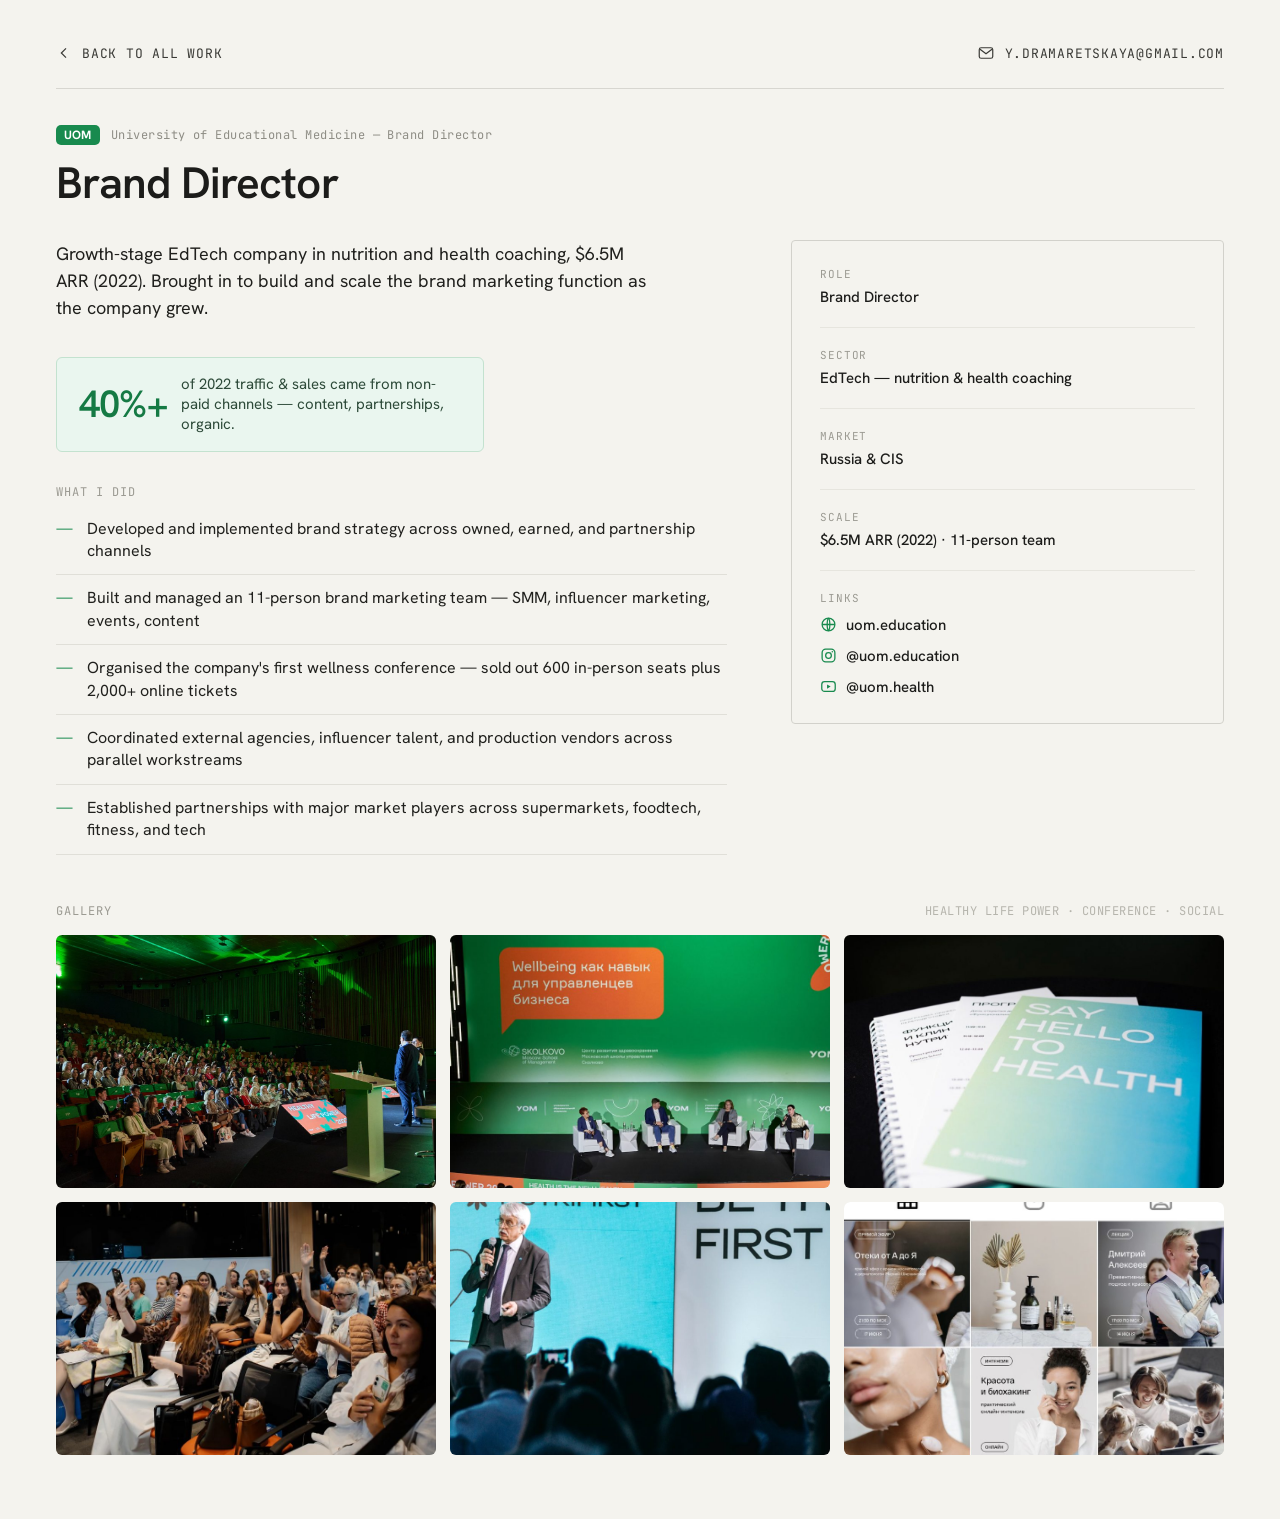
<file: cases/university.html>
<!DOCTYPE html>
<html lang="en">
<head>
<meta charset="utf-8">
<meta name="viewport" content="width=device-width, initial-scale=1">
<title>University of Educational Medicine — Brand Director — Yana Dramaretskaya</title>
<link rel="preconnect" href="https://fonts.googleapis.com">
<link rel="preconnect" href="https://fonts.gstatic.com" crossorigin>
<link href="https://fonts.googleapis.com/css2?family=Hanken+Grotesk:wght@400;500;600;700&family=JetBrains+Mono:wght@400;500&display=swap" rel="stylesheet">
<style>
  * { box-sizing: border-box; }
  html, body { margin: 0; padding: 0; }
  body { background: #f4f3ee; }
  ::selection { background: #cdeedd; }
  img { max-width: 100%; }

  /* Tablet & mobile: one column, tighter spacing */
  @media (max-width: 900px) {
    body > div:first-child { padding: 24px 20px 56px !important; }
    header { flex-wrap: wrap; row-gap: 12px; column-gap: 16px; }
    h1 { font-size: 32px !important; line-height: 1.08 !important; }
    main { grid-template-columns: 1fr !important; gap: 36px !important; margin-top: 26px !important; }
    main aside { position: static !important; }
    main p { font-size: 16px !important; max-width: none !important; }
    section > div[style*="justify-content: space-between"] { flex-wrap: wrap; gap: 6px 16px; }
    [style*="grid-template-columns: repeat("] { grid-template-columns: repeat(2, 1fr) !important; gap: 10px !important; }
  }

  /* Small phones */
  @media (max-width: 420px) {
    body > div:first-child { padding: 20px 16px 48px !important; }
    header a { font-size: 11px !important; letter-spacing: 0.03em !important; gap: 7px !important; }
    h1 { font-size: 28px !important; }
  }
</style>
</head>
<body>
<div style="min-height: 100vh; background: #f4f3ee; font-family: 'Hanken Grotesk', sans-serif; color: #1c1c1a; -webkit-font-smoothing: antialiased; padding: 44px 56px 64px;">

  <!-- Top bar -->
  <header style="display: flex; align-items: center; justify-content: space-between; max-width: 1360px; margin: 0 auto;">
    <a href="../index.html" style="display: inline-flex; align-items: center; gap: 10px; font-family: 'JetBrains Mono', monospace; font-size: 13px; letter-spacing: 0.06em; color: #3a3a36; text-decoration: none;">
      <svg width="16" height="16" viewBox="0 0 24 24" fill="none" stroke="currentColor" stroke-width="1.8"><path d="M15 5l-7 7 7 7"></path></svg>
      BACK TO ALL WORK
    </a>
    <a href="mailto:Y.DRAMARETSKAYA@GMAIL.COM" style="display: inline-flex; align-items: center; gap: 10px; font-family: 'JetBrains Mono', monospace; font-size: 13px; letter-spacing: 0.06em; color: #3a3a36; text-decoration: none;">
      <svg width="18" height="18" viewBox="0 0 24 24" fill="none" stroke="currentColor" stroke-width="1.6"><rect x="3" y="5" width="18" height="14" rx="2.5"></rect><path d="M4 7l8 6 8-6"></path></svg>
      Y.DRAMARETSKAYA@GMAIL.COM
    </a>
  </header>

  <div style="max-width: 1360px; margin: 26px auto 0; height: 1px; background: #d7d6d0;"></div>

  <!-- Hero -->
  <section style="max-width: 1360px; margin: 36px auto 0;">
    <div style="display: flex; align-items: center; gap: 11px; font-family: 'JetBrains Mono', monospace; font-size: 12px; letter-spacing: 0.04em; color: #8e8d85; margin-bottom: 16px;">
      <span style="display: inline-flex; padding: 0 8px; height: 20px; border-radius: 5px; background: #188a4e; align-items: center; justify-content: center; color: #fff; font-family: 'Hanken Grotesk', sans-serif; font-weight: 700; font-size: 12px; letter-spacing: 0.02em;">UOM</span>
      University of Educational Medicine — Brand Director
    </div>
    <h1 style="font-size: 44px; line-height: 1.02; letter-spacing: -0.02em; font-weight: 600; margin: 0; max-width: 1100px;">Brand Director</h1>
  </section>

  <!-- Body grid -->
  <main style="max-width: 1360px; margin: 34px auto 0; display: grid; grid-template-columns: minmax(0, 1.55fr) minmax(0, 1fr); gap: 64px; align-items: start;">

    <!-- Left: narrative -->
    <div>
      <p style="font-size: 18px; line-height: 1.5; margin: 0 0 14px; max-width: 600px; color: #20201d;">Growth-stage EdTech company in nutrition and health coaching, $6.5M ARR (2022). Brought in to build and scale the brand marketing function as the company grew.</p>

      <div style="display: inline-flex; align-items: center; gap: 14px; margin: 22px 0 32px; padding: 16px 22px; border: 1px solid #c3e2cf; background: #eaf6ef; border-radius: 6px;">
        <span style="font-size: 38px; font-weight: 600; letter-spacing: -0.02em; color: #157a44; line-height: 1;">40%+</span>
        <span style="font-size: 15px; line-height: 1.35; color: #2d4a39; max-width: 280px;">of 2022 traffic &amp; sales came from non-paid channels — content, partnerships, organic.</span>
      </div>

      <div style="font-family: 'JetBrains Mono', monospace; font-size: 12px; letter-spacing: 0.08em; color: #9b9a92; margin-bottom: 6px;">WHAT I DID</div>
      <ul style="list-style: none; margin: 0; padding: 0; display: flex; flex-direction: column;">
        <li style="display: flex; gap: 14px; align-items: baseline; padding: 12px 0; border-bottom: 1px solid #e0dfd8; font-size: 16px; line-height: 1.4; color: #20201d;"><span style="color: #188a4e;">—</span>Developed and implemented brand strategy across owned, earned, and partnership channels</li>
        <li style="display: flex; gap: 14px; align-items: baseline; padding: 12px 0; border-bottom: 1px solid #e0dfd8; font-size: 16px; line-height: 1.4; color: #20201d;"><span style="color: #188a4e;">—</span>Built and managed an 11-person brand marketing team — SMM, influencer marketing, events, content</li>
        <li style="display: flex; gap: 14px; align-items: baseline; padding: 12px 0; border-bottom: 1px solid #e0dfd8; font-size: 16px; line-height: 1.4; color: #20201d;"><span style="color: #188a4e;">—</span>Organised the company's first wellness conference — sold out 600 in-person seats plus 2,000+ online tickets</li>
        <li style="display: flex; gap: 14px; align-items: baseline; padding: 12px 0; border-bottom: 1px solid #e0dfd8; font-size: 16px; line-height: 1.4; color: #20201d;"><span style="color: #188a4e;">—</span>Coordinated external agencies, influencer talent, and production vendors across parallel workstreams</li>
        <li style="display: flex; gap: 14px; align-items: baseline; padding: 12px 0; border-bottom: 1px solid #e0dfd8; font-size: 16px; line-height: 1.4; color: #20201d;"><span style="color: #188a4e;">—</span>Established partnerships with major market players across supermarkets, foodtech, fitness, and tech</li>
      </ul>
    </div>

    <!-- Right: meta -->
    <aside style="border: 1px solid #d2d1cb; border-radius: 4px; padding: 26px 28px; position: sticky; top: 44px;">
      <div style="display: flex; flex-direction: column; gap: 20px;">
        <div>
          <div style="font-family: 'JetBrains Mono', monospace; font-size: 11px; letter-spacing: 0.08em; color: #9b9a92; margin-bottom: 6px;">ROLE</div>
          <div style="font-size: 15px; font-weight: 500;">Brand Director</div>
        </div>
        <div style="height: 1px; background: #e6e5de;"></div>
        <div>
          <div style="font-family: 'JetBrains Mono', monospace; font-size: 11px; letter-spacing: 0.08em; color: #9b9a92; margin-bottom: 6px;">SECTOR</div>
          <div style="font-size: 15px; font-weight: 500;">EdTech — nutrition &amp; health coaching</div>
        </div>
        <div style="height: 1px; background: #e6e5de;"></div>
        <div>
          <div style="font-family: 'JetBrains Mono', monospace; font-size: 11px; letter-spacing: 0.08em; color: #9b9a92; margin-bottom: 6px;">MARKET</div>
          <div style="font-size: 15px; font-weight: 500;">Russia &amp; CIS</div>
        </div>
        <div style="height: 1px; background: #e6e5de;"></div>
        <div>
          <div style="font-family: 'JetBrains Mono', monospace; font-size: 11px; letter-spacing: 0.08em; color: #9b9a92; margin-bottom: 6px;">SCALE</div>
          <div style="font-size: 15px; font-weight: 500;">$6.5M ARR (2022) · 11-person team</div>
        </div>
        <div style="height: 1px; background: #e6e5de;"></div>
        <div>
          <div style="font-family: 'JetBrains Mono', monospace; font-size: 11px; letter-spacing: 0.08em; color: #9b9a92; margin-bottom: 10px;">LINKS</div>
          <div style="display: flex; flex-direction: column; gap: 11px;">
            <a href="https://uom.education/" target="_blank" rel="noopener" style="display: inline-flex; align-items: center; gap: 9px; font-size: 15px; font-weight: 500; color: #1c1c1a; text-decoration: none;">
              <svg width="17" height="17" viewBox="0 0 24 24" fill="none" stroke="#188a4e" stroke-width="1.8"><circle cx="12" cy="12" r="9"></circle><path d="M3 12h18M12 3c2.5 2.5 2.5 15.5 0 18M12 3c-2.5 2.5-2.5 15.5 0 18"></path></svg>
              uom.education
            </a>
            <a href="https://www.instagram.com/uom.education" target="_blank" rel="noopener" style="display: inline-flex; align-items: center; gap: 9px; font-size: 15px; font-weight: 500; color: #1c1c1a; text-decoration: none;">
              <svg width="17" height="17" viewBox="0 0 24 24" fill="none" stroke="#188a4e" stroke-width="1.8"><rect x="3" y="3" width="18" height="18" rx="5"></rect><circle cx="12" cy="12" r="4"></circle><circle cx="17.4" cy="6.6" r="1.1" fill="#188a4e" stroke="none"></circle></svg>
              @uom.education
            </a>
            <a href="https://www.youtube.com/@uom.health" target="_blank" rel="noopener" style="display: inline-flex; align-items: center; gap: 9px; font-size: 15px; font-weight: 500; color: #1c1c1a; text-decoration: none;">
              <svg width="17" height="17" viewBox="0 0 24 24" fill="none" stroke="#188a4e" stroke-width="1.8"><rect x="2.5" y="5" width="19" height="14" rx="4"></rect><path d="M10 9l5 3-5 3z" fill="#188a4e" stroke="none"></path></svg>
              @uom.health
            </a>
          </div>
        </div>
      </div>
    </aside>
  </main>

  <!-- Gallery -->
  <section style="max-width: 1360px; margin: 48px auto 0;">
    <div style="display: flex; align-items: baseline; justify-content: space-between; margin-bottom: 16px;">
      <div style="font-family: 'JetBrains Mono', monospace; font-size: 12px; letter-spacing: 0.08em; color: #9b9a92;">GALLERY</div>
      <div style="font-family: 'JetBrains Mono', monospace; font-size: 12px; letter-spacing: 0.04em; color: #b6b5ad;">HEALTHY LIFE POWER · CONFERENCE · SOCIAL</div>
    </div>
    <div style="display: grid; grid-template-columns: repeat(3, 1fr); gap: 14px;">
      <figure style="margin: 0; border-radius: 6px; overflow: hidden; background: #e7e6df; aspect-ratio: 3 / 2;"><img src="../assets/images/uom-hall.jpg" alt="Healthy Life Power conference auditorium" style="width: 100%; height: 100%; object-fit: cover; display: block;" loading="lazy"></figure>
      <figure style="margin: 0; border-radius: 6px; overflow: hidden; background: #e7e6df; aspect-ratio: 3 / 2;"><img src="../assets/images/uom-publictalk.jpg" alt="Public talk panel — Wellbeing for business leaders" style="width: 100%; height: 100%; object-fit: cover; display: block; object-position: center 30%;" loading="lazy"></figure>
      <figure style="margin: 0; border-radius: 6px; overflow: hidden; background: #e7e6df; aspect-ratio: 3 / 2;"><img src="../assets/images/uom-nutrifirst.jpg" alt="NutriFirst — Be the First keynote on stage" style="width: 100%; height: 100%; object-fit: cover; display: block;" loading="lazy"></figure>
      <figure style="margin: 0; border-radius: 6px; overflow: hidden; background: #e7e6df; aspect-ratio: 3 / 2;"><img src="../assets/images/uom-audience.jpg" alt="Conference audience with raised hands" style="width: 100%; height: 100%; object-fit: cover; display: block;" loading="lazy"></figure>
      <figure style="margin: 0; border-radius: 6px; overflow: hidden; background: #e7e6df; aspect-ratio: 3 / 2;"><img src="../assets/images/uom-booklets.jpg" alt="Say Hello to Health printed program" style="width: 100%; height: 100%; object-fit: cover; display: block;" loading="lazy"></figure>
      <figure style="margin: 0; border-radius: 6px; overflow: hidden; background: #e7e6df; aspect-ratio: 3 / 2;"><img src="../assets/images/uom-instagram.jpg" alt="uom.education Instagram content grid" style="width: 100%; height: 100%; object-fit: cover; display: block; object-position: center 28%;" loading="lazy"></figure>
    </div>
  </section>

</div>
</body>
</html>
</file>
